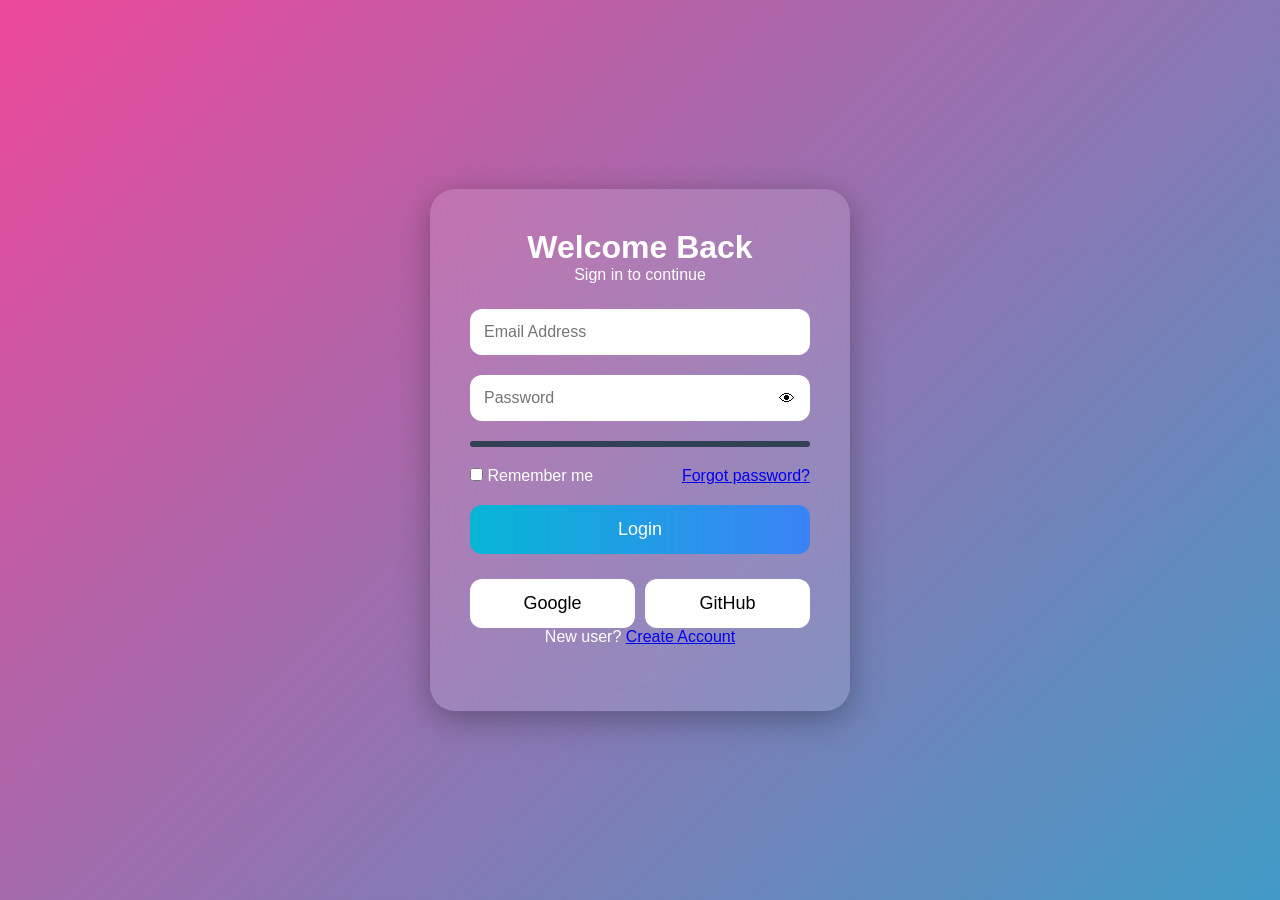
<file: Registration/index.html>
<!DOCTYPE html>
<html lang="en">
<head>
    <meta charset="UTF-8">
    <meta name="viewport" content="width=device-width, initial-scale=1.0">
    <title>Modern Login System</title>
    <link rel="stylesheet" href="style.css">
</head>
<body>

    <div class="background-animation"></div>

    <div class="login-container">
        <div class="login-card">
            <h1>Welcome Back</h1>
            <p>Sign in to continue</p>

            <form id="loginForm">
                <div class="input-box">
                    <input type="email" id="email" placeholder="Email Address" required>
                    <small id="emailError"></small>
                </div>

                <div class="input-box password-wrapper">
                    <input type="password" id="password" placeholder="Password" required>
                    <span id="togglePassword">👁</span>
                    <small id="capsWarning"></small>
                </div>

                <div class="strength">
                    <div id="strengthBar"></div>
                </div>

                <div class="options">
                    <label>
                        <input type="checkbox" id="rememberMe"> Remember me
                    </label>
                    <a href="#">Forgot password?</a>
                </div>

                <button type="submit" id="loginBtn">Login</button>

                <p id="message"></p>
                <p id="attempts"></p>
            </form>

            <div class="social-login">
                <button class="google">Google</button>
                <button class="github">GitHub</button>
            </div>


          <p class="register-link">
           New user?
             <a href="register.html">Create Account</a>
          </p>
        </div>
    </div>

    <script src="script.js"></script>
</body>
</html>
</file>
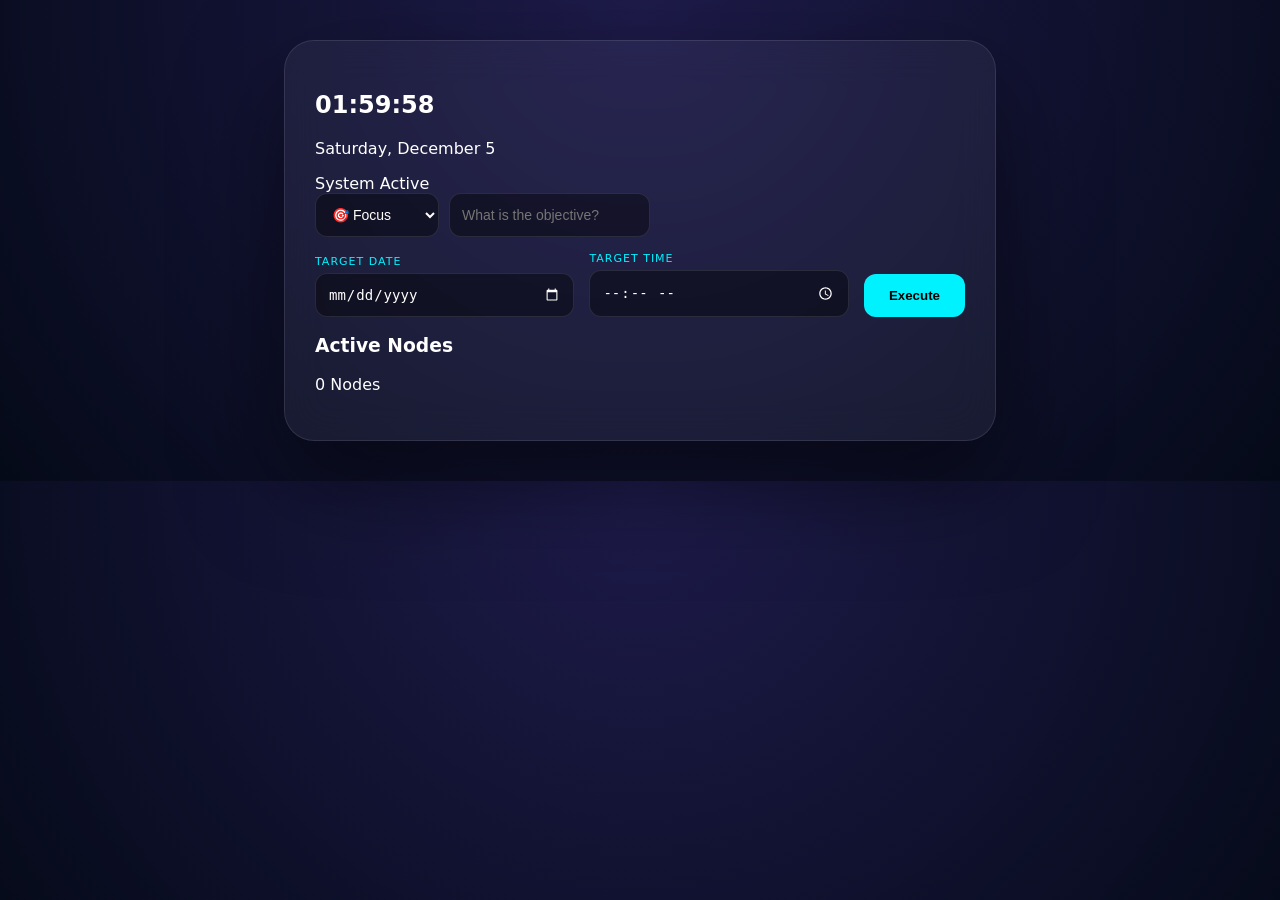
<file: To-do app/index.html>
<!DOCTYPE html>
<html lang="en">
<head>
    <meta charset="UTF-8">
    <meta name="viewport" content="width=device-width, initial-scale=1.0">
    <title>Nexus OS | Task Architecture</title>
    <link rel="stylesheet" href="style.css">
</head>
<body>
    <div class="glass-wall">
        <header class="hero-dashboard">
            <div class="clock-section">
                <h2 id="live-clock">00:00:00</h2>
                <p id="live-date">Loading Chronos...</p>
            </div>
            <div class="status-badge">
                <div class="dot"></div> System Active
            </div>
        </header>

        <section class="task-input-zone">
            <form id="nexus-form">
                <div class="main-row">
                    <select id="emoji-picker">
                        <option value="🎯">🎯 Focus</option>
                        <option value="💻">💻 Code</option>
                        <option value="🔥">🔥 Urgent</option>
                        <option value="🌿">🌿 Wellness</option>
                    </select>
                    <input type="text" id="task-name" placeholder="What is the objective?" required>
                </div>
                
                <div class="selector-row">
                    <div class="input-field">
                        <label>Target Date</label>
                        <input type="date" id="task-date" required>
                    </div>
                    <div class="input-field">
                        <label>Target Time</label>
                        <input type="time" id="task-time" required>
                    </div>
                    <button type="submit" id="add-btn">Execute</button>
                </div>
            </form>
        </section>

        <div class="task-feed">
            <div class="feed-header">
                <h3>Active Nodes</h3>
                <span id="stats-counter">0 Tasks</span>
            </div>
            <ul id="task-render-engine"></ul>
        </div>
    </div>
    <script src="script.js"></script>
</body>
</html>
</file>
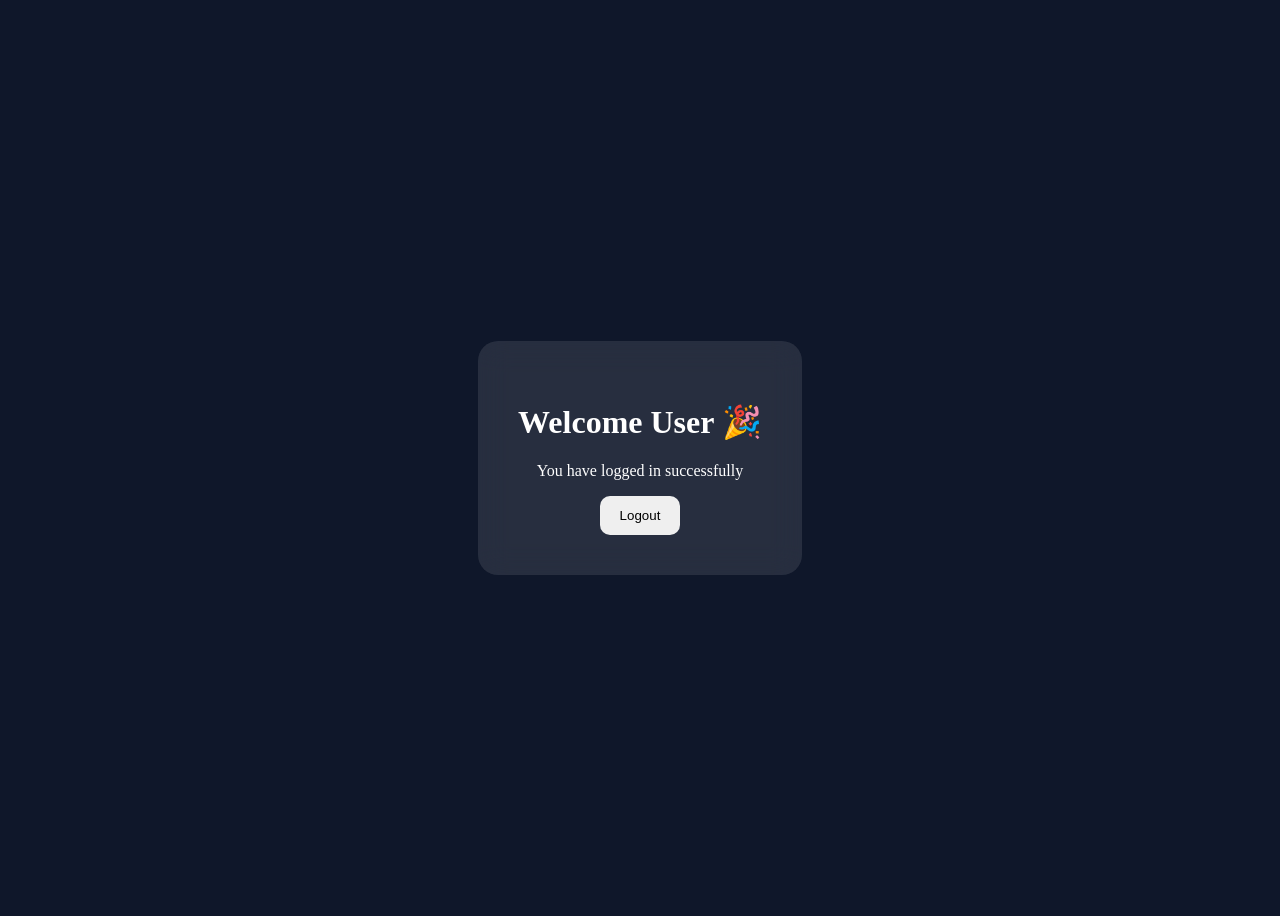
<file: Registration/dashboard.html>
<!DOCTYPE html>
<html>
<head>
    <title>Dashboard</title>
    <style>
        body{
            background:#0f172a;
            color:white;
            display:flex;
            justify-content:center;
            align-items:center;
            height:100vh;
            font-family:Segoe UI;
        }

        .card{
            padding:40px;
            border-radius:20px;
            background:rgba(255,255,255,0.1);
            backdrop-filter:blur(15px);
            text-align:center;
        }

        button{
            padding:12px 20px;
            border:none;
            border-radius:10px;
            cursor:pointer;
        }
    </style>
</head>
<body>

<div class="card">
    <h1>Welcome User 🎉</h1>
    <p>You have logged in successfully</p>
    <button onclick="logout()">Logout</button>
</div>

<script>
function logout(){
    localStorage.removeItem("user");
    window.location.href = "index.html";
}
</script>

</body>
</html>
</file>
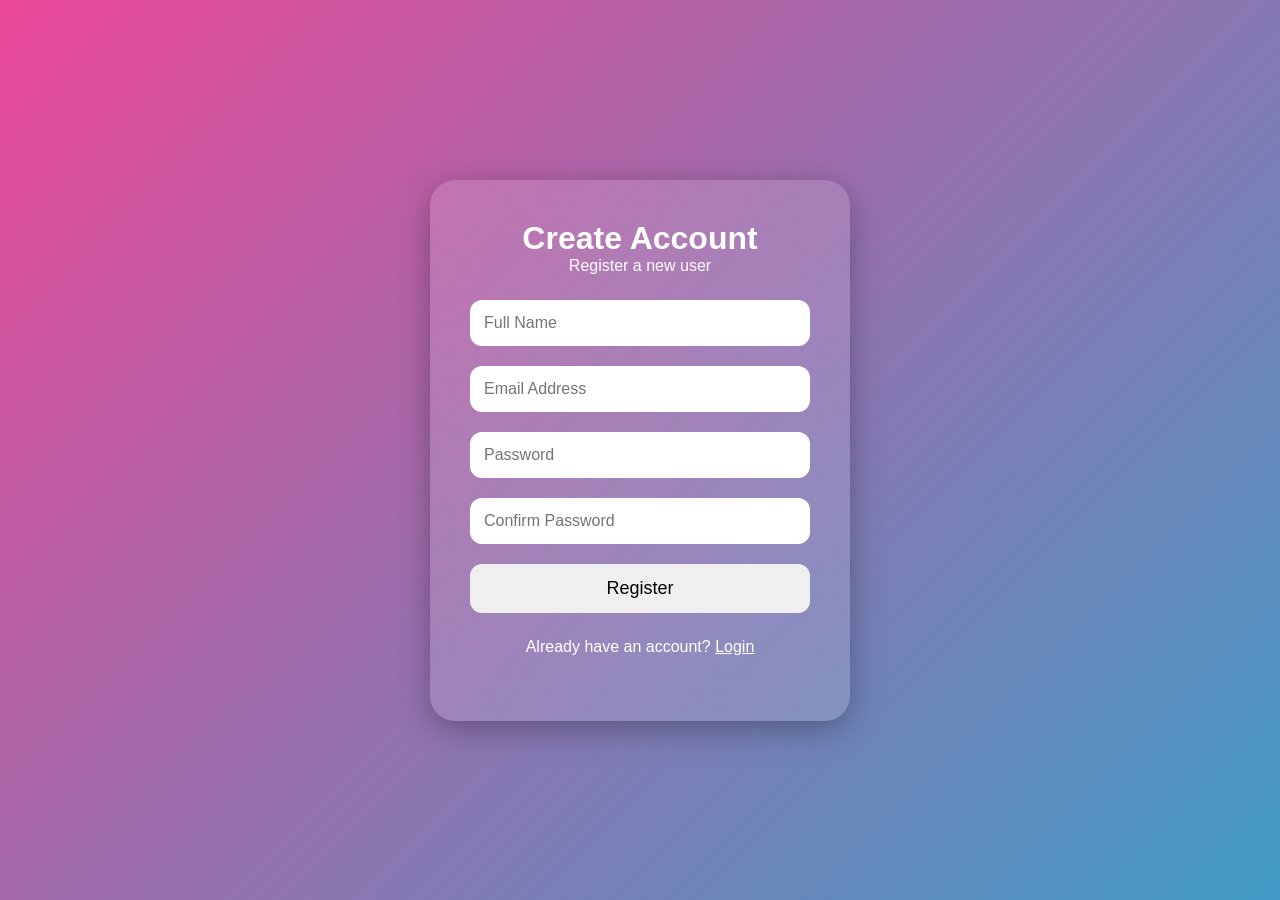
<file: Registration/register.html>
<!DOCTYPE html>
<html lang="en">
<head>
    <meta charset="UTF-8">
    <meta name="viewport" content="width=device-width, initial-scale=1.0">
    <title>Register</title>
    <link rel="stylesheet" href="style.css">
</head>
<body>

    <div class="background-animation"></div>

    <div class="login-container">
        <div class="login-card">
            <h1>Create Account</h1>
            <p>Register a new user</p>

            <form id="registerForm">
                <div class="input-box">
                    <input type="text" id="name" placeholder="Full Name" required>
                </div>

                <div class="input-box">
                    <input type="email" id="newEmail" placeholder="Email Address" required>
                </div>

                <div class="input-box">
                    <input type="password" id="newPassword" placeholder="Password" required>
                </div>

                <div class="input-box">
                    <input type="password" id="confirmPassword" placeholder="Confirm Password" required>
                </div>

                <button type="submit">Register</button>
                <p id="registerMessage"></p>
            </form>

            <p style="margin-top:20px;">
                Already have an account?
                <a href="index.html" style="color:white;">Login</a>
            </p>
        </div>
    </div>

    <script src="script.js"></script>
</body>
</html>
</file>
<file: Registration/style.css>
* {
    margin: 0;
    padding: 0;
    box-sizing: border-box;
    font-family: 'Segoe UI', sans-serif;
}

body {
    height: 100vh;
    overflow: hidden;
    background: #0f172a;
    display: flex;
    justify-content: center;
    align-items: center;
}

.background-animation {
    position: absolute;
    width: 100%;
    height: 100%;
    background: linear-gradient(-45deg, #3b82f6, #9333ea, #06b6d4, #ec4899);
    background-size: 400% 400%;
    animation: gradient 10s ease infinite;
    z-index: -1;
}

@keyframes gradient {
    0% { background-position: 0% 50%;}
    50% { background-position: 100% 50%;}
    100% { background-position: 0% 50%;}
}

.login-container {
    width: 100%;
    display: flex;
    justify-content: center;
}

.login-card {
    width: 420px;
    padding: 40px;
    border-radius: 25px;
    backdrop-filter: blur(20px);
    background: rgba(255,255,255,0.12);
    box-shadow: 0 8px 32px rgba(0,0,0,0.3);
    color: white;
    animation: fadeIn 1s ease;
}

@keyframes fadeIn {
    from {transform: translateY(40px); opacity: 0;}
    to {transform: translateY(0); opacity: 1;}
}

.login-card h1 {
    text-align: center;
    font-size: 32px;
}

.login-card p {
    text-align: center;
    margin-bottom: 25px;
}

.input-box {
    margin-bottom: 20px;
}

.input-box input {
    width: 100%;
    padding: 14px;
    border: none;
    border-radius: 12px;
    outline: none;
    font-size: 16px;
}

.password-wrapper {
    position: relative;
}

#togglePassword {
    position: absolute;
    right: 15px;
    top: 15px;
    cursor: pointer;
    color: black;
}

.strength {
    width: 100%;
    height: 6px;
    background: #334155;
    border-radius: 10px;
    margin-bottom: 20px;
}

#strengthBar {
    height: 100%;
    width: 0%;
    border-radius: 10px;
    transition: 0.3s;
}

.options {
    display: flex;
    justify-content: space-between;
    margin-bottom: 20px;
}

button {
    width: 100%;
    padding: 14px;
    border: none;
    border-radius: 12px;
    cursor: pointer;
    font-size: 18px;
    transition: 0.3s;
}

#loginBtn {
    background: linear-gradient(90deg, #06b6d4, #3b82f6);
    color: white;
}

#loginBtn:hover {
    transform: scale(1.03);
}

.social-login {
    display: flex;
    gap: 10px;
    margin-top: 20px;
}

.google, .github {
    flex: 1;
    background: white;
    color: black;
}
</file>
<file: To-do app/style.css>
:root {
    --accent: #00f2ff;
    --bg: #050a18;
    --glass: rgba(255, 255, 255, 0.05);
    --border: rgba(255, 255, 255, 0.1);
}

body {
    margin: 0;
    background: var(--bg);
    background-image: radial-gradient(circle at 50% 0%, #1e1b4b 0%, #050a18 100%);
    color: #fff;
    font-family: 'Segoe UI', system-ui, sans-serif;
    display: flex;
    justify-content: center;
    padding: 40px 20px;
}

.glass-wall {
    width: 100%;
    max-width: 650px;
    background: var(--glass);
    backdrop-filter: blur(20px);
    border: 1px solid var(--border);
    border-radius: 30px;
    padding: 30px;
    box-shadow: 0 40px 100px rgba(0,0,0,0.5);
}

/* Date/Time Picker Styling */
.input-field { display: flex; flex-direction: column; flex: 1; }
.input-field label { font-size: 11px; text-transform: uppercase; color: var(--accent); margin-bottom: 5px; letter-spacing: 1px; }

input[type="date"], input[type="time"], select, input[type="text"] {
    background: rgba(0,0,0,0.4);
    border: 1px solid var(--border);
    color: white;
    padding: 12px;
    border-radius: 12px;
    font-size: 14px;
}

/* Specific styling to make the calendar icon/clock icon look better */
::-webkit-calendar-picker-indicator {
    filter: invert(1);
    cursor: pointer;
}

.main-row { display: flex; gap: 10px; margin-bottom: 15px; }
.selector-row { display: flex; gap: 15px; align-items: flex-end; }

#add-btn {
    background: var(--accent);
    color: #000;
    border: none;
    padding: 14px 25px;
    border-radius: 12px;
    font-weight: bold;
    cursor: pointer;
    transition: 0.3s cubic-bezier(0.4, 0, 0.2, 1);
}

#add-btn:hover { transform: scale(1.05); box-shadow: 0 0 20px rgba(0, 242, 255, 0.4); }

/* Task Node Styles */
.task-node {
    list-style: none;
    background: rgba(255,255,255,0.03);
    border: 1px solid var(--border);
    padding: 20px;
    border-radius: 20px;
    margin-top: 15px;
    display: flex;
    justify-content: space-between;
    align-items: center;
    transition: 0.3s;
}

.task-node:hover { background: rgba(255,255,255,0.07); }

.task-main h4 { margin: 0 0 8px 0; font-size: 18px; display: flex; align-items: center; gap: 10px; }
.task-details { font-size: 13px; color: #94a3b8; display: flex; gap: 15px; }

.bell-icon {
    font-size: 18px;
    cursor: pointer;
    transition: 0.3s;
    opacity: 0.4;
}

.bell-icon.active {
    opacity: 1;
    color: #fbbf24;
    text-shadow: 0 0 10px rgba(251, 191, 36, 0.5);
}

.actions { display: flex; align-items: center; gap: 15px; }
.delete-btn { color: #ef4444; cursor: pointer; font-size: 12px; font-weight: bold; background: none; border: none; }
</file>
